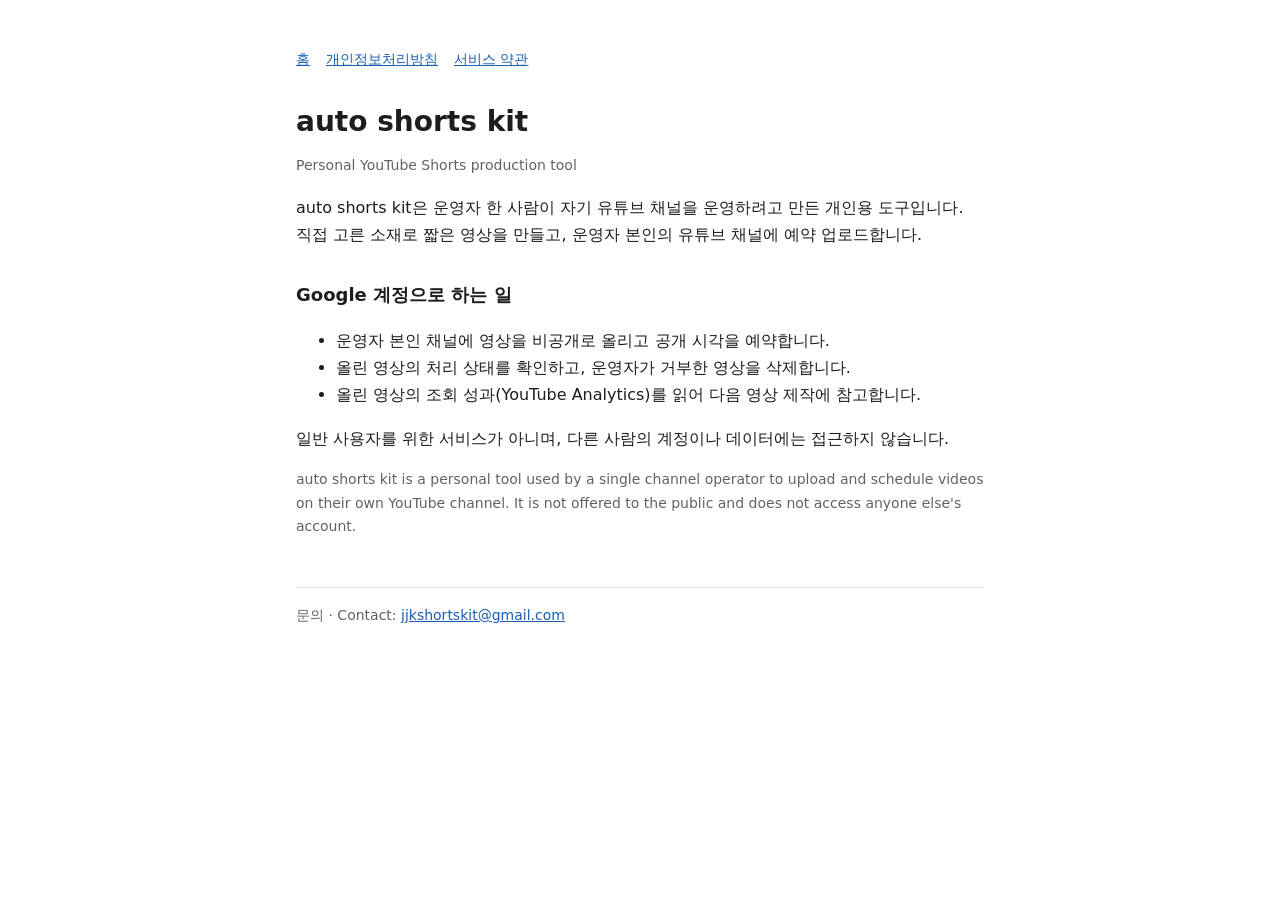
<file: index.html>
<!doctype html>
<html lang="ko">
<head>
<meta charset="utf-8">
<meta name="viewport" content="width=device-width, initial-scale=1">
<title>auto shorts kit</title>
<link rel="stylesheet" href="style.css">
</head>
<body>
<main>
<nav><a href="./">홈</a><a href="privacy.html">개인정보처리방침</a><a href="terms.html">서비스 약관</a></nav>
<h1>auto shorts kit</h1>
<p class="muted">Personal YouTube Shorts production tool</p>

<p>auto shorts kit은 운영자 한 사람이 자기 유튜브 채널을 운영하려고 만든 개인용 도구입니다. 직접 고른 소재로 짧은 영상을 만들고, 운영자 본인의 유튜브 채널에 예약 업로드합니다.</p>

<h2>Google 계정으로 하는 일</h2>
<ul>
<li>운영자 본인 채널에 영상을 비공개로 올리고 공개 시각을 예약합니다.</li>
<li>올린 영상의 처리 상태를 확인하고, 운영자가 거부한 영상을 삭제합니다.</li>
<li>올린 영상의 조회 성과(YouTube Analytics)를 읽어 다음 영상 제작에 참고합니다.</li>
</ul>
<p>일반 사용자를 위한 서비스가 아니며, 다른 사람의 계정이나 데이터에는 접근하지 않습니다.</p>

<p class="muted">auto shorts kit is a personal tool used by a single channel operator to upload and schedule videos on their own YouTube channel. It is not offered to the public and does not access anyone else's account.</p>

<footer>문의 · Contact: <a href="mailto:jjkshortskit@gmail.com">jjkshortskit@gmail.com</a></footer>
</main>
</body>
</html>
</file>
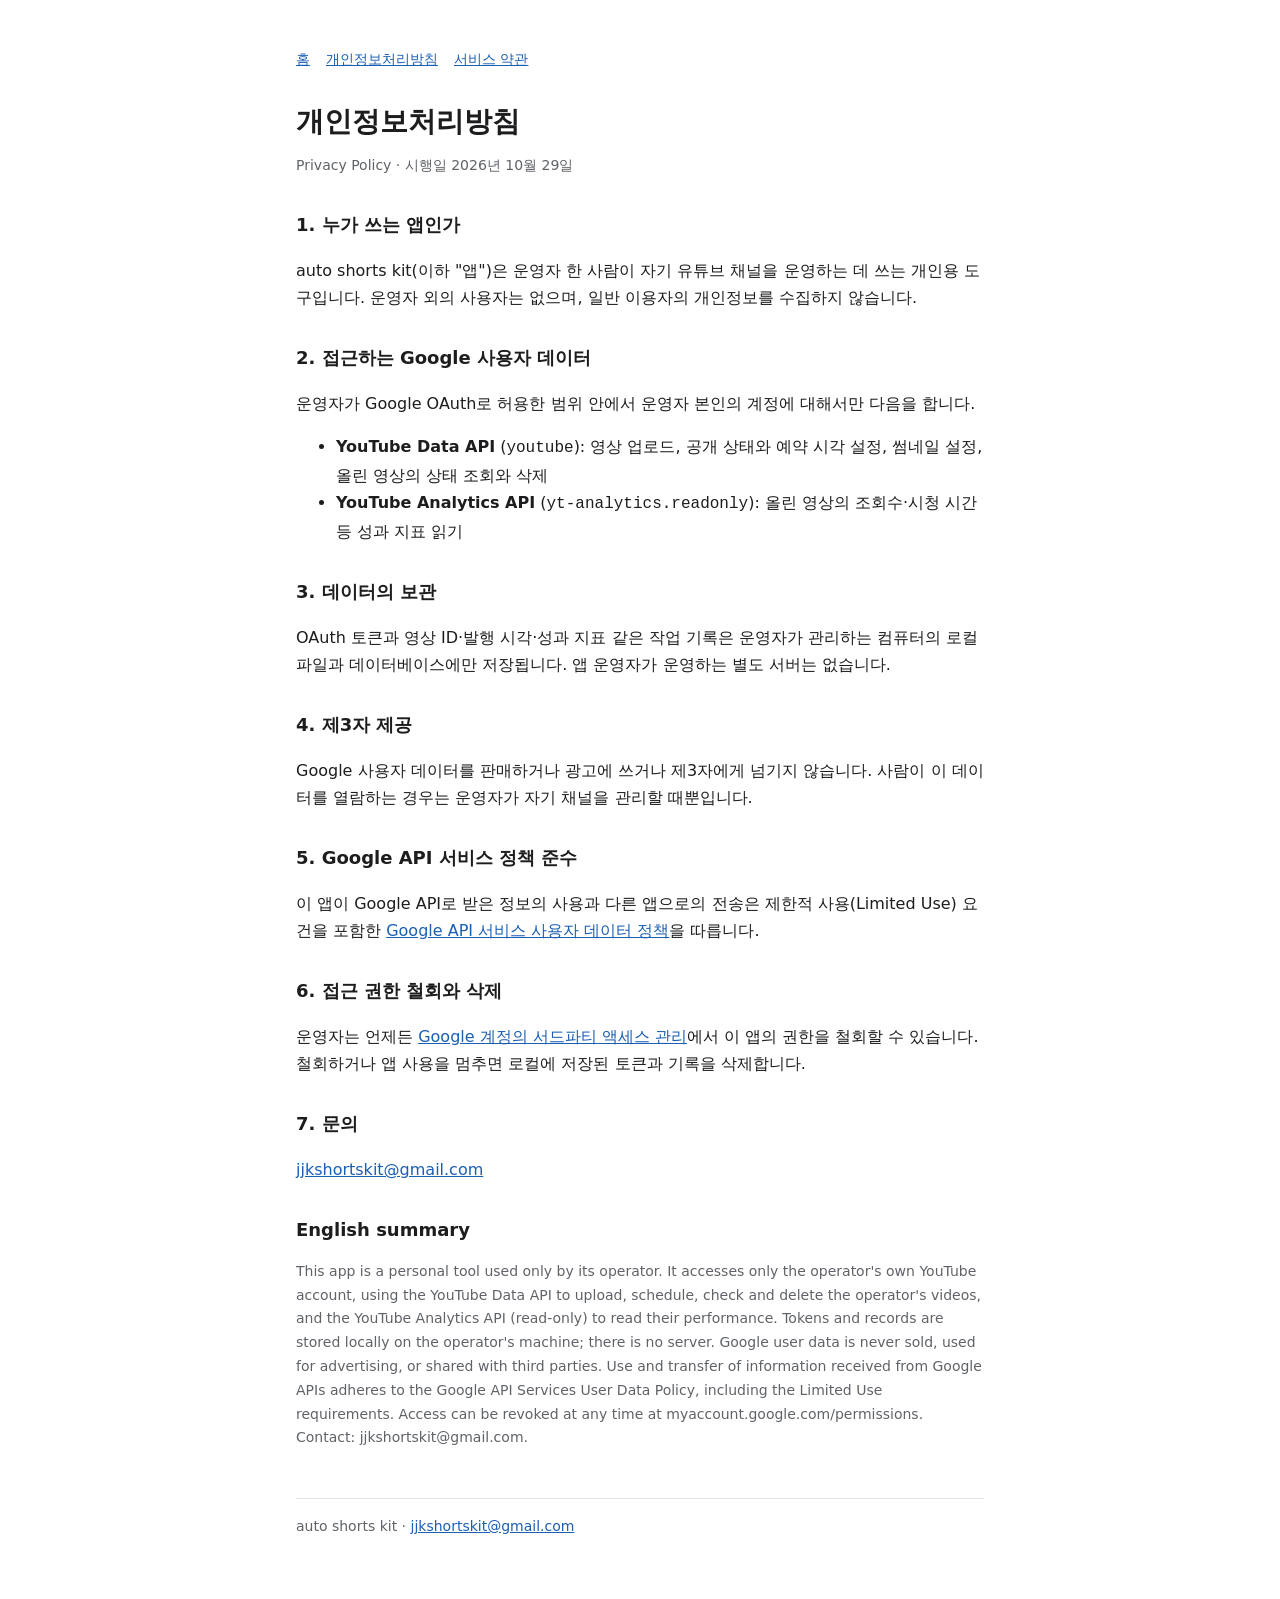
<file: privacy.html>
<!doctype html>
<html lang="ko">
<head>
<meta charset="utf-8">
<meta name="viewport" content="width=device-width, initial-scale=1">
<title>개인정보처리방침 · auto shorts kit</title>
<link rel="stylesheet" href="style.css">
</head>
<body>
<main>
<nav><a href="./">홈</a><a href="privacy.html">개인정보처리방침</a><a href="terms.html">서비스 약관</a></nav>
<h1>개인정보처리방침</h1>
<p class="muted">Privacy Policy · 시행일 2026년 10월 29일</p>

<h2>1. 누가 쓰는 앱인가</h2>
<p>auto shorts kit(이하 "앱")은 운영자 한 사람이 자기 유튜브 채널을 운영하는 데 쓰는 개인용 도구입니다. 운영자 외의 사용자는 없으며, 일반 이용자의 개인정보를 수집하지 않습니다.</p>

<h2>2. 접근하는 Google 사용자 데이터</h2>
<p>운영자가 Google OAuth로 허용한 범위 안에서 운영자 본인의 계정에 대해서만 다음을 합니다.</p>
<ul>
<li><strong>YouTube Data API</strong> (<code>youtube</code>): 영상 업로드, 공개 상태와 예약 시각 설정, 썸네일 설정, 올린 영상의 상태 조회와 삭제</li>
<li><strong>YouTube Analytics API</strong> (<code>yt-analytics.readonly</code>): 올린 영상의 조회수·시청 시간 등 성과 지표 읽기</li>
</ul>

<h2>3. 데이터의 보관</h2>
<p>OAuth 토큰과 영상 ID·발행 시각·성과 지표 같은 작업 기록은 운영자가 관리하는 컴퓨터의 로컬 파일과 데이터베이스에만 저장됩니다. 앱 운영자가 운영하는 별도 서버는 없습니다.</p>

<h2>4. 제3자 제공</h2>
<p>Google 사용자 데이터를 판매하거나 광고에 쓰거나 제3자에게 넘기지 않습니다. 사람이 이 데이터를 열람하는 경우는 운영자가 자기 채널을 관리할 때뿐입니다.</p>

<h2>5. Google API 서비스 정책 준수</h2>
<p>이 앱이 Google API로 받은 정보의 사용과 다른 앱으로의 전송은 제한적 사용(Limited Use) 요건을 포함한 <a href="https://developers.google.com/terms/api-services-user-data-policy">Google API 서비스 사용자 데이터 정책</a>을 따릅니다.</p>

<h2>6. 접근 권한 철회와 삭제</h2>
<p>운영자는 언제든 <a href="https://myaccount.google.com/permissions">Google 계정의 서드파티 액세스 관리</a>에서 이 앱의 권한을 철회할 수 있습니다. 철회하거나 앱 사용을 멈추면 로컬에 저장된 토큰과 기록을 삭제합니다.</p>

<h2>7. 문의</h2>
<p><a href="mailto:jjkshortskit@gmail.com">jjkshortskit@gmail.com</a></p>

<h2>English summary</h2>
<p class="muted">This app is a personal tool used only by its operator. It accesses only the operator's own YouTube account, using the YouTube Data API to upload, schedule, check and delete the operator's videos, and the YouTube Analytics API (read-only) to read their performance. Tokens and records are stored locally on the operator's machine; there is no server. Google user data is never sold, used for advertising, or shared with third parties. Use and transfer of information received from Google APIs adheres to the Google API Services User Data Policy, including the Limited Use requirements. Access can be revoked at any time at myaccount.google.com/permissions. Contact: jjkshortskit@gmail.com.</p>

<footer>auto shorts kit · <a href="mailto:jjkshortskit@gmail.com">jjkshortskit@gmail.com</a></footer>
</main>
</body>
</html>
</file>
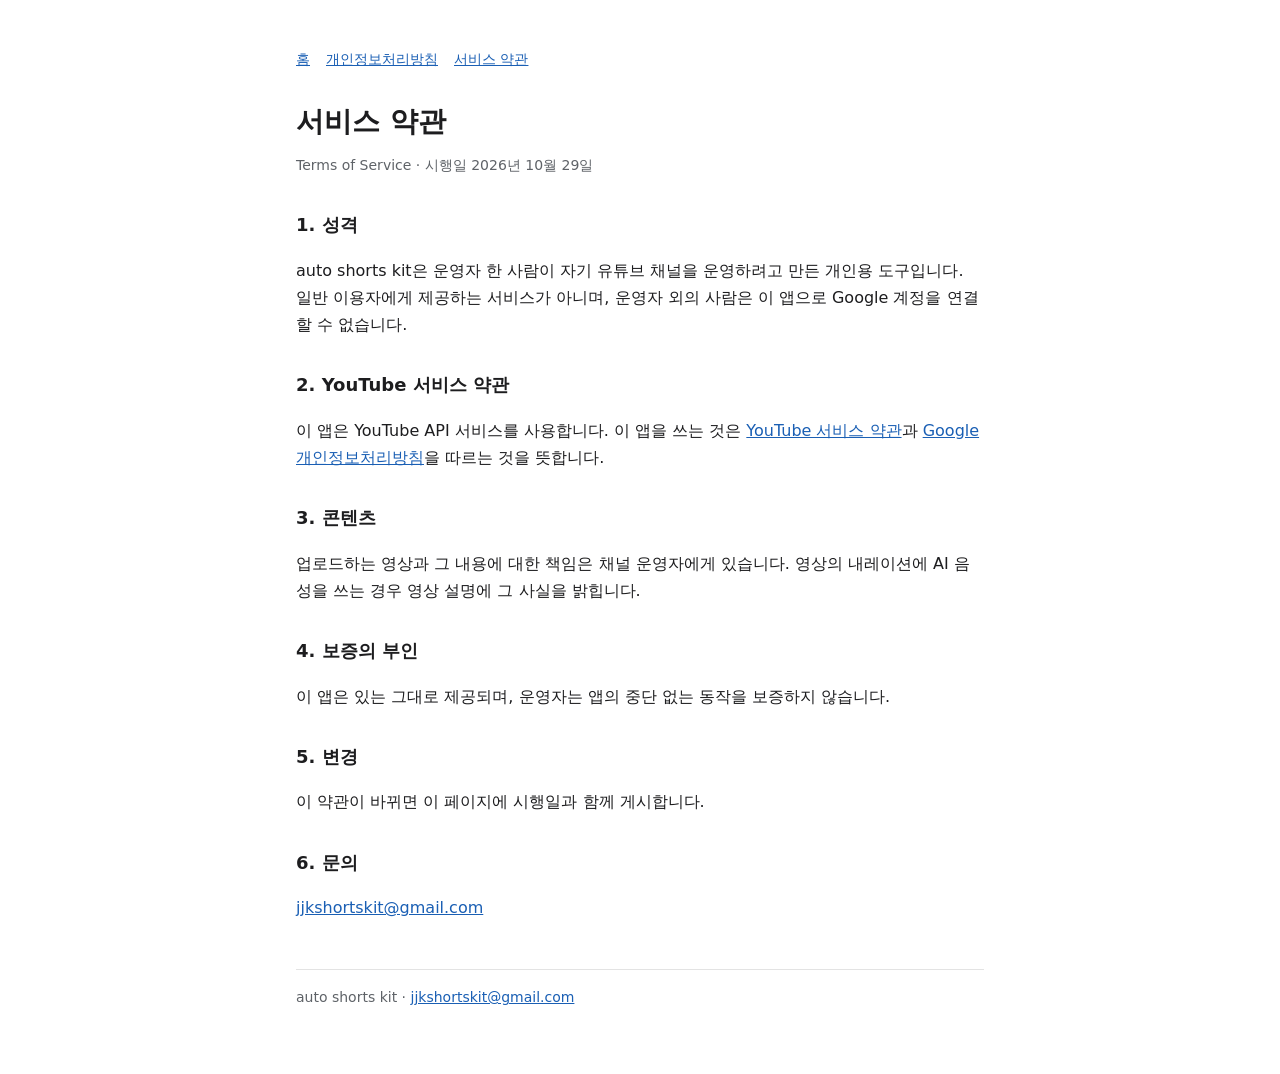
<file: terms.html>
<!doctype html>
<html lang="ko">
<head>
<meta charset="utf-8">
<meta name="viewport" content="width=device-width, initial-scale=1">
<title>서비스 약관 · auto shorts kit</title>
<link rel="stylesheet" href="style.css">
</head>
<body>
<main>
<nav><a href="./">홈</a><a href="privacy.html">개인정보처리방침</a><a href="terms.html">서비스 약관</a></nav>
<h1>서비스 약관</h1>
<p class="muted">Terms of Service · 시행일 2026년 10월 29일</p>

<h2>1. 성격</h2>
<p>auto shorts kit은 운영자 한 사람이 자기 유튜브 채널을 운영하려고 만든 개인용 도구입니다. 일반 이용자에게 제공하는 서비스가 아니며, 운영자 외의 사람은 이 앱으로 Google 계정을 연결할 수 없습니다.</p>

<h2>2. YouTube 서비스 약관</h2>
<p>이 앱은 YouTube API 서비스를 사용합니다. 이 앱을 쓰는 것은 <a href="https://www.youtube.com/t/terms">YouTube 서비스 약관</a>과 <a href="https://policies.google.com/privacy">Google 개인정보처리방침</a>을 따르는 것을 뜻합니다.</p>

<h2>3. 콘텐츠</h2>
<p>업로드하는 영상과 그 내용에 대한 책임은 채널 운영자에게 있습니다. 영상의 내레이션에 AI 음성을 쓰는 경우 영상 설명에 그 사실을 밝힙니다.</p>

<h2>4. 보증의 부인</h2>
<p>이 앱은 있는 그대로 제공되며, 운영자는 앱의 중단 없는 동작을 보증하지 않습니다.</p>

<h2>5. 변경</h2>
<p>이 약관이 바뀌면 이 페이지에 시행일과 함께 게시합니다.</p>

<h2>6. 문의</h2>
<p><a href="mailto:jjkshortskit@gmail.com">jjkshortskit@gmail.com</a></p>

<footer>auto shorts kit · <a href="mailto:jjkshortskit@gmail.com">jjkshortskit@gmail.com</a></footer>
</main>
</body>
</html>
</file>
<file: style.css>
:root { --bg: #ffffff; --fg: #1d1d1f; --muted: #5f6368; --line: #e3e3e3; --link: #1a5fb4; }
@media (prefers-color-scheme: dark) { :root { --bg: #16181c; --fg: #e8eaed; --muted: #9aa0a6; --line: #2c2f34; --link: #8ab4f8; } }
* { box-sizing: border-box; }
body { margin: 0; background: var(--bg); color: var(--fg); font: 16px/1.7 system-ui, -apple-system, "Segoe UI", "Noto Sans KR", sans-serif; }
main { max-width: 720px; margin: 0 auto; padding: 48px 16px 64px; }
nav { display: flex; gap: 16px; flex-wrap: wrap; margin-bottom: 32px; font-size: 14px; }
a { color: var(--link); }
h1 { font-size: 28px; line-height: 1.3; margin: 0 0 8px; }
h2 { font-size: 18px; margin: 32px 0 8px; }
.muted { color: var(--muted); font-size: 14px; }
footer { margin-top: 48px; padding-top: 16px; border-top: 1px solid var(--line); color: var(--muted); font-size: 14px; }
</file>
